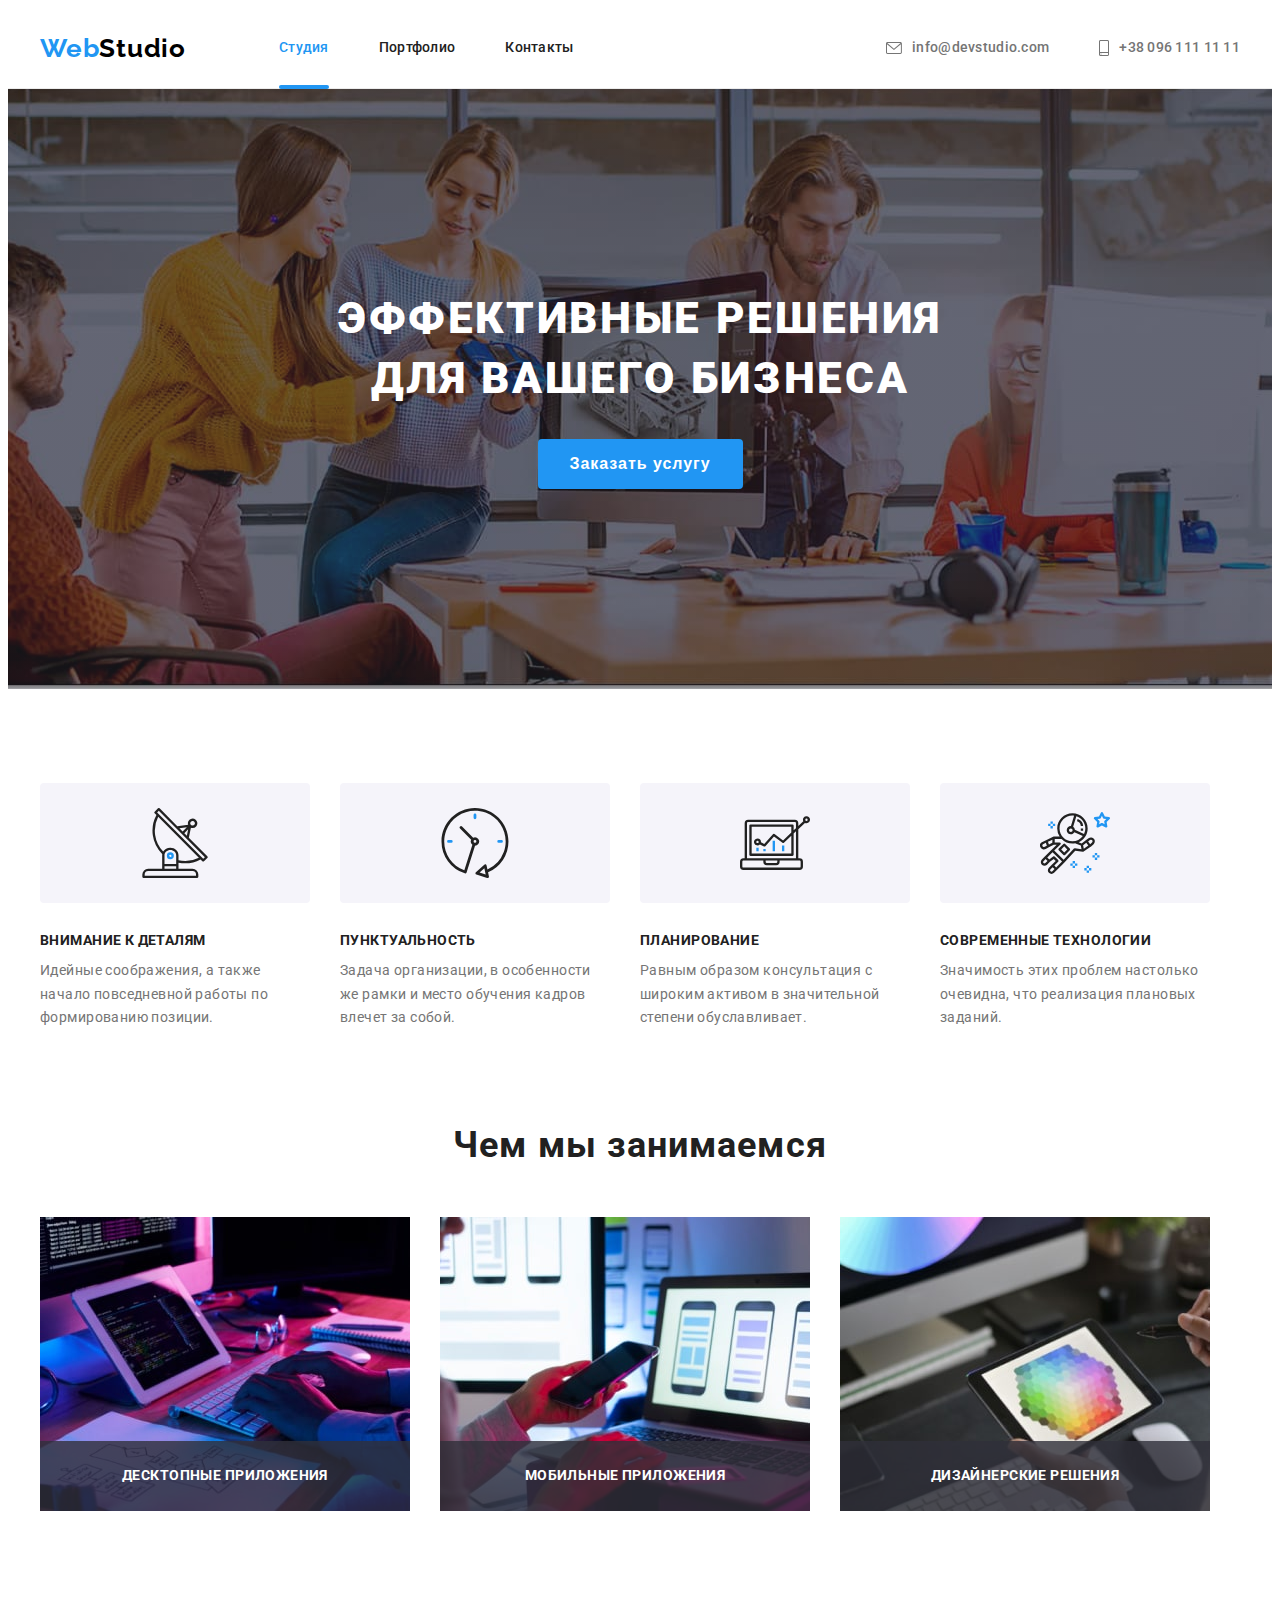
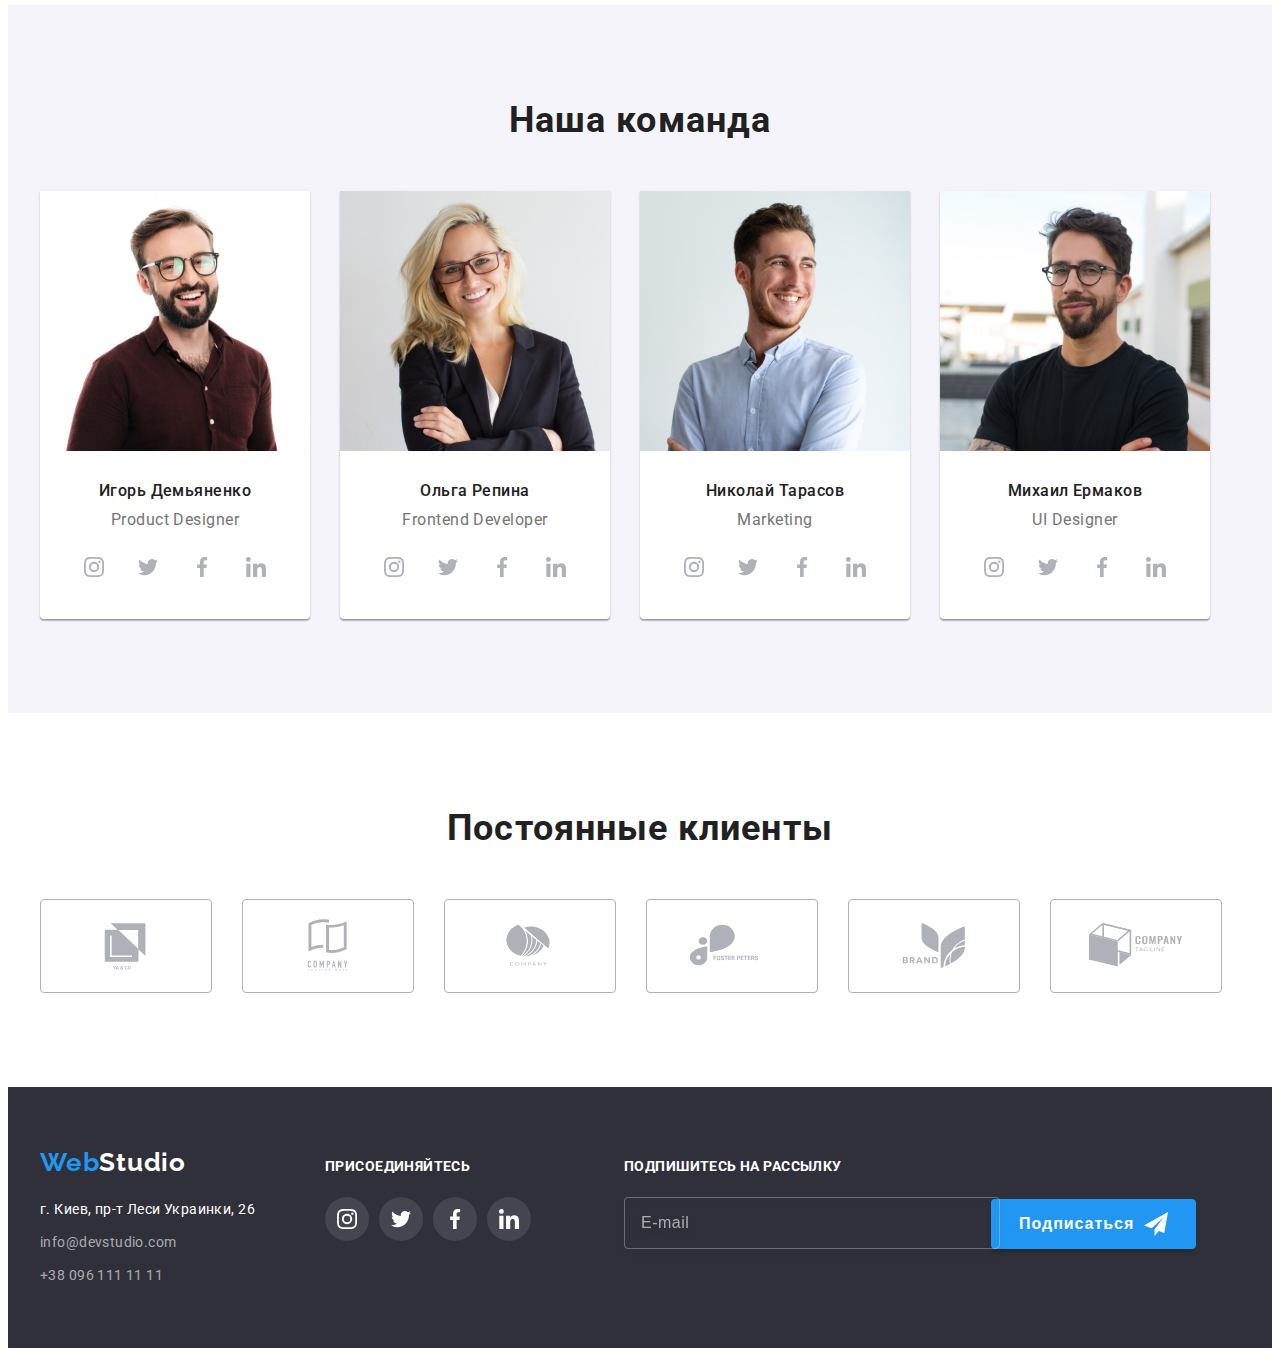
<file: index.html>
<!DOCTYPE html>
<html lang="ru">
  <head>
    <meta charset="UTF-8" />
    <meta http-equiv="X-UA-Compatible" content="IE=edge" />
    <meta name="viewport" content="width=device-width, initial-scale=1.0" />
    <link rel="preconnect" href="https://fonts.googleapis.com" />
    <link rel="preconnect" href="https://fonts.gstatic.com" crossorigin />
    <link
      href="https://fonts.googleapis.com/css2?family=Raleway:wght@700&family=Roboto:wght@400;500;700;900&display=swap"
      rel="stylesheet"
    />
    <title>WebStudio</title>
    <link
      rel="stylesheet"
      href="https://cdnjs.cloudflare.com/ajax/libs/modern-normalize/1.1.0/modern-normalize.min.css"
      integrity="sha512-wpPYUAdjBVSE4KJnH1VR1HeZfpl1ub8YT/NKx4PuQ5NmX2tKuGu6U/JRp5y+Y8XG2tV+wKQpNHVUX03MfMFn9Q=="
      crossorigin="anonymous"
      referrerpolicy="no-referrer"
    />
    <link rel="stylesheet" href="./css/styles.css" />
  </head>
  <body>
    <!-- header -->
    <header class="header">
      <div class="container">
        <a class="logo link" href="./index.html">
          <span class="logo-1">Web</span><span class="logo-2">Studio</span>
        </a>
        <nav class="header-nav">
          <ul class="header-links list">
            <li class="header-item link">
              <a href="./index.html" class="header-link link current">Студия</a>
            </li>
            <li class="header-item link">
              <a href="./portfolio.html" class="header-link link">Портфолио</a>
            </li>
            <li class="header-item"><a href="#contacts" class="header-link link">Контакты</a></li>
          </ul>
        </nav>
        <ul class="header-contacts list">
          <li class="header-contact-item">
            <a href="mailto:info@devstudio.com" class="header-contact link">
              <svg class="header-contact-icon" width="16" height="12">
                <use href="./images/icons.svg#env"></use>
              </svg>
              info@devstudio.com</a
            >
          </li>
          <li class="header-contact-item">
            <a href="tel:+380961111111" class="header-contact link">
              <svg class="header-contact-icon" width="10" height="16">
                <use href="./images/icons.svg#smart"></use>
              </svg>
              +38 096 111 11 11</a
            >
          </li>
        </ul>
      </div>
    </header>
    <!-- main -->
    <main>
      <!-- эффективные решения   -->
      <section class="hero">
        <div class="container">
          <h1 class="hero-item">
            Эффективные решения <br />
            для вашего бизнеса
          </h1>
          <button type="button" class="hero-btn" data-modal-open>Заказать услугу</button>
        </div>
      </section>
      <!-- преимущества -->
      <section class="benef section">
        <div class="container">
          <ul class="benef-list list">
            <li class="benef-list-item">
              <div class="benef-list-block">
                <svg class="benef-list-icon" width="70" height="70">
                  <use href="./images/icons.svg#ant"></use>
                </svg>
              </div>
              <h3 class="benef-title">Внимание к деталям</h3>
              <p class="benef-text">
                Идейные соображения, а также начало повседневной работы по формированию позиции.
              </p>
            </li>
            <li class="benef-list-item">
              <div class="benef-list-block">
                <svg class="benef-list-icon" width="70" height="70">
                  <use href="./images/icons.svg#clock"></use>
                </svg>
              </div>
              <h3 class="benef-title">Пунктуальность</h3>
              <p class="benef-text">
                Задача организации, в особенности же рамки и место обучения кадров влечет за собой.
              </p>
            </li>
            <li class="benef-list-item">
              <div class="benef-list-block">
                <svg class="benef-list-icon" width="70" height="70">
                  <use href="./images/icons.svg#diag"></use>
                </svg>
              </div>
              <h3 class="benef-title">Планирование</h3>
              <p class="benef-text">
                Равным образом консультация с широким активом в значительной степени обуславливает.
              </p>
            </li>
            <li class="benef-list-item">
              <div class="benef-list-block">
                <svg class="benef-list-icon" width="70" height="70">
                  <use href="./images/icons.svg#astro"></use>
                </svg>
              </div>
              <h3 class="benef-title">Современные технологии</h3>
              <p class="benef-text">
                Значимость этих проблем настолько очевидна, что реализация плановых заданий.
              </p>
            </li>
          </ul>
        </div>
      </section>
      <!-- чем мы занимаемся -->
      <section class="wwdo">
        <div class="container">
          <h2 class="wwdo-title">Чем мы занимаемся</h2>
          <ul class="wwdo-list list">
            <li class="wwdo-item">
              <img
                src="./images/box_1-min.jpg"
                alt="Десктопные приложения"
                width="370"
                height="294"
              />
              <div class="wwdo-item-block">
                <p class="wwdo-item-title">Десктопные приложения</p>
              </div>
            </li>
            <li class="wwdo-item">
              <img
                src="./images/box_2-min.jpg"
                alt="Мобильные приложения"
                width="370"
                height="294"
              />
              <div class="wwdo-item-block"><p class="wwdo-item-title">Мобильные приложения</p></div>
            </li>
            <li class="wwdo-item">
              <img
                src="./images/box_3-min.jpg"
                alt="Дизайнерские решения"
                width="370"
                height="294"
              />
              <div class="wwdo-item-block">
                <p class="wwdo-item-title">Дизайнерские решения</p>
              </div>
            </li>
          </ul>
        </div>
      </section>
      <!-- наша команда -->
      <section class="team section">
        <div class="container">
          <h2 class="team-title">Наша команда</h2>
          <ul class="team-list list">
            <li class="team-item">
              <img
                src="./images/img_pd-min.jpg"
                alt="Игорь Демьяненко"
                width="270"
                height="260"
                class="team-img"
              />
              <div class="team-item-descr">
                <h3 class="team-item-name">Игорь Демьяненко</h3>
                <p class="team-item-role">Product Designer</p>
                <ul class="team-soc-list list">
                  <li class="team-soc-item">
                    <a href="" class="team-soc-link">
                      <svg class="team-soc-icon" width="20" height="20">
                        <use href="./images/icons.svg#inst"></use>
                      </svg>
                    </a>
                  </li>
                  <li class="team-soc-item">
                    <a href="" class="team-soc-link">
                      <svg class="team-soc-icon" width="20" height="20">
                        <use href="./images/icons.svg#twit"></use>
                      </svg>
                    </a>
                  </li>
                  <li class="team-soc-item">
                    <a href="" class="team-soc-link">
                      <svg class="team-soc-icon" width="20" height="20">
                        <use href="./images/icons.svg#fb"></use>
                      </svg>
                    </a>
                  </li>
                  <li class="team-soc-item">
                    <a href="" class="team-soc-link">
                      <svg class="team-soc-icon" width="20" height="20">
                        <use href="./images/icons.svg#in"></use>
                      </svg>
                    </a>
                  </li>
                </ul>
              </div>
            </li>
            <li class="team-item">
              <img
                src="./images/img_fd-min.jpg"
                alt="Ольга Репина"
                width="270"
                height="260"
                class="team-img"
              />
              <div class="team-item-descr">
                <h3 class="team-item-name">Ольга Репина</h3>
                <p class="team-item-role">Frontend Developer</p>
                <ul class="team-soc-list list">
                  <li class="team-soc-item">
                    <a href="" class="team-soc-link">
                      <svg class="team-soc-icon" width="20" height="20">
                        <use href="./images/icons.svg#inst"></use>
                      </svg>
                    </a>
                  </li>
                  <li class="team-soc-item">
                    <a href="" class="team-soc-link">
                      <svg class="team-soc-icon" width="20" height="20">
                        <use href="./images/icons.svg#twit"></use>
                      </svg>
                    </a>
                  </li>
                  <li class="team-soc-item">
                    <a href="" class="team-soc-link">
                      <svg class="team-soc-icon" width="20" height="20">
                        <use href="./images/icons.svg#fb"></use>
                      </svg>
                    </a>
                  </li>
                  <li class="team-soc-item">
                    <a href="" class="team-soc-link">
                      <svg class="team-soc-icon" width="20" height="20">
                        <use href="./images/icons.svg#in"></use>
                      </svg>
                    </a>
                  </li>
                </ul>
              </div>
            </li>
            <li class="team-item">
              <img
                src="./images/img_m-min.jpg"
                alt="Николай Тарасов"
                width="270"
                height="260"
                class="team-img"
              />
              <div class="team-item-descr">
                <h3 class="team-item-name">Николай Тарасов</h3>
                <p class="team-item-role">Marketing</p>
                <ul class="team-soc-list list">
                  <li class="team-soc-item">
                    <a href="" class="team-soc-link">
                      <svg class="team-soc-icon" width="20" height="20">
                        <use href="./images/icons.svg#inst"></use>
                      </svg>
                    </a>
                  </li>
                  <li class="team-soc-item">
                    <a href="" class="team-soc-link">
                      <svg class="team-soc-icon" width="20" height="20">
                        <use href="./images/icons.svg#twit"></use>
                      </svg>
                    </a>
                  </li>
                  <li class="team-soc-item">
                    <a href="" class="team-soc-link">
                      <svg class="team-soc-icon" width="20" height="20">
                        <use href="./images/icons.svg#fb"></use>
                      </svg>
                    </a>
                  </li>
                  <li class="team-soc-item">
                    <a href="" class="team-soc-link">
                      <svg class="team-soc-icon" width="20" height="20">
                        <use href="./images/icons.svg#in"></use>
                      </svg>
                    </a>
                  </li>
                </ul>
              </div>
            </li>
            <li class="team-item">
              <img
                src="./images/img_ui-min.jpg"
                alt="Михаил Ермаков"
                width="270"
                height="260"
                class="team-img"
              />
              <div class="team-item-descr">
                <h3 class="team-item-name">Михаил Ермаков</h3>
                <p class="team-item-role">UI Designer</p>
                <ul class="team-soc-list list">
                  <li class="team-soc-item">
                    <a href="" class="team-soc-link">
                      <svg class="team-soc-icon" width="20" height="20">
                        <use href="./images/icons.svg#inst"></use>
                      </svg>
                    </a>
                  </li>
                  <li class="team-soc-item">
                    <a href="" class="team-soc-link">
                      <svg class="team-soc-icon" width="20" height="20">
                        <use href="./images/icons.svg#twit"></use>
                      </svg>
                    </a>
                  </li>
                  <li class="team-soc-item">
                    <a href="" class="team-soc-link">
                      <svg class="team-soc-icon" width="20" height="20">
                        <use href="./images/icons.svg#fb"></use>
                      </svg>
                    </a>
                  </li>
                  <li class="team-soc-item">
                    <a href="" class="team-soc-link">
                      <svg class="team-soc-icon" width="20" height="20">
                        <use href="./images/icons.svg#in"></use>
                      </svg>
                    </a>
                  </li>
                </ul>
              </div>
            </li>
          </ul>
        </div>
      </section>
      <!-- постоянные клиенты -->
      <section class="clients section">
        <div class="container">
          <h2 class="clients-title">Постоянные клиенты</h2>
          <ul class="clients-list list list">
            <li class="clients-list-item">
              <a href="" class="clients-list-link">
                <svg class="client-logo" width="106" height="60">
                  <use href="./images/icons.svg#cli1"></use>
                </svg>
              </a>
            </li>
            <li class="clients-list-item">
              <a href="" class="clients-list-link">
                <svg class="client-logo" width="106" height="60">
                  <use href="./images/icons.svg#cli2"></use>
                </svg>
              </a>
            </li>
            <li class="clients-list-item">
              <a href="" class="clients-list-link">
                <svg class="client-logo" width="106" height="60">
                  <use href="./images/icons.svg#cli3"></use>
                </svg>
              </a>
            </li>
            <li class="clients-list-item">
              <a href="" class="clients-list-link">
                <svg class="client-logo" width="106" height="60">
                  <use href="./images/icons.svg#cli4"></use>
                </svg>
              </a>
            </li>
            <li class="clients-list-item">
              <a href="" class="clients-list-link">
                <svg class="client-logo" width="106" height="60">
                  <use href="./images/icons.svg#cli5"></use>
                </svg>
              </a>
            </li>
            <li class="clients-list-item">
              <a href="" class="clients-list-link">
                <svg class="client-logo" width="106" height="60">
                  <use href="./images/icons.svg#cli6"></use>
                </svg>
              </a>
            </li>
          </ul>
        </div>
      </section>
    </main>
    <!-- footer -->
    <footer class="footer">
      <div class="container">
        <div class="footer-logo-address">
          <a class="logo-footer link" href="./index.html">
            <span class="logo-1">Web</span><span class="logo-3">Studio</span>
          </a>
          <address id="contacts" class="footer-adress">
            <ul class="footer-adress-list list">
              <li class="footer-adress-list-item">
                <a
                  href="https://goo.gl/maps/Gxr4BBQGJUcRwYsS8"
                  target="_blank"
                  rel="noopener noreferrer"
                  class="footer-map link"
                  >г. Киев, пр-т Леси Украинки, 26
                </a>
              </li>
              <li class="footer-adress-list-item">
                <a href="mailto:info@devstudio.com" class="footer-mail link">info@devstudio.com</a>
              </li>
              <li class="footer-adress-list-item">
                <a href="tel:+380961111111" class="footer-tel link">+38 096 111 11 11</a>
              </li>
            </ul>
          </address>
        </div>
        <div class="footer-soc">
          <h3 class="footer-soc-title">присоединяйтесь</h3>
          <ul class="footer-soc-list list">
            <li class="footer-soc-item">
              <a href="" class="footer-soc-link">
                <svg class="footer-soc-icon" width="20" height="20">
                  <use href="./images/icons.svg#inst"></use>
                </svg>
              </a>
            </li>
            <li class="footer-soc-item">
              <a href="" class="footer-soc-link">
                <svg class="footer-soc-icon" width="20" height="20">
                  <use href="./images/icons.svg#twit"></use>
                </svg>
              </a>
            </li>
            <li class="footer-soc-item">
              <a href="" class="footer-soc-link">
                <svg class="footer-soc-icon" width="20" height="20">
                  <use href="./images/icons.svg#fb"></use>
                </svg>
              </a>
            </li>
            <li class="footer-soc-item">
              <a href="" class="footer-soc-link">
                <svg class="footer-soc-icon" width="20" height="20">
                  <use href="./images/icons.svg#in"></use>
                </svg>
              </a>
            </li>
          </ul>
        </div>
        <form class="footer-sign">
          <label class="footer-sign-label" for="user-email-footer"
            >Подпишитесь на рассылку
            <input
              class="footer-sign-input"
              type="email"
              name="user-email"
              placeholder="E-mail"
              id="user-email-footer"
          /></label>
          <button type="submit" class="footer-sign-button">Подписаться</button>
        </form>
      </div>
    </footer>
    <div class="backdrop is-hidden" data-modal>
      <div class="modal">
        <button type="button" class="modal-close" data-modal-close>
          <svg class="modal-close-img" width="11" height="11">
              <use href="./images/icons.svg#close"></use>
        </button>
        <p class="modal-title">Оставьте свои данные, мы вам перезвоним</p>
        <form class="modal-form">
          <div class="form-field">
            <label class="input-label" for="user-name">Имя</label>
            <div class="input-wrap">
              <input
                type="text"
                placeholder=""
                name="user-name"
                class="modal-input"
                required
                minlength="2"
                id="user-name"
              />
              <svg class="input-icon">
                <use href="./images/icons.svg#person" width="18" height="18"></use>
              </svg>
            </div>
          </div>
          <div class="form-field">
            <label class="input-label" for="user-tel">Телефон</label>
            <div class="input-wrap">
              <input
                type="tel"
                placeholder=""
                name="user-tel"
                class="modal-input"
                required
                id="user-tel"
              />
              <svg class="input-icon">
                <use href="./images/icons.svg#phone" width="18" height="18"></use>
              </svg>
            </div>
          </div>
          <div class="form-field">
            <label class="input-label" for="user-email">Почта</label>
            <div class="input-wrap">
              <input
                type="email"
                placeholder=""
                name="user-email"
                class="modal-input"
                id="user-email"
              />
              <svg class="input-icon">
                <use href="./images/icons.svg#email" width="18" height="18"></use>
              </svg>
            </div>
          </div>
          <div class="form-field">
            <label class="input-label" for="user-text">Комментарий</label>
            <textarea
              name="user-text"
              id="user-text"
              class="modal-text"
              placeholder="Введите текст"
            ></textarea>
            <input
              type="checkbox"
              id="modal-check"
              name="privacy-check"
              value=""
              class="modal-check visually-hidden"
            />
            <label for="modal-check" class="modal-check-text"
              >Соглашаюсь с рассылкой и принимаю
              <a class="modal-check-link" href="">Условия договора</a>
            </label>
          </div>
          <button type="submit" class="form-submit-button">Отправить</button>
        </form>
      </div>
    </div>
    <script src="./js/modal.js"></script>
  </body>
</html>
</file>
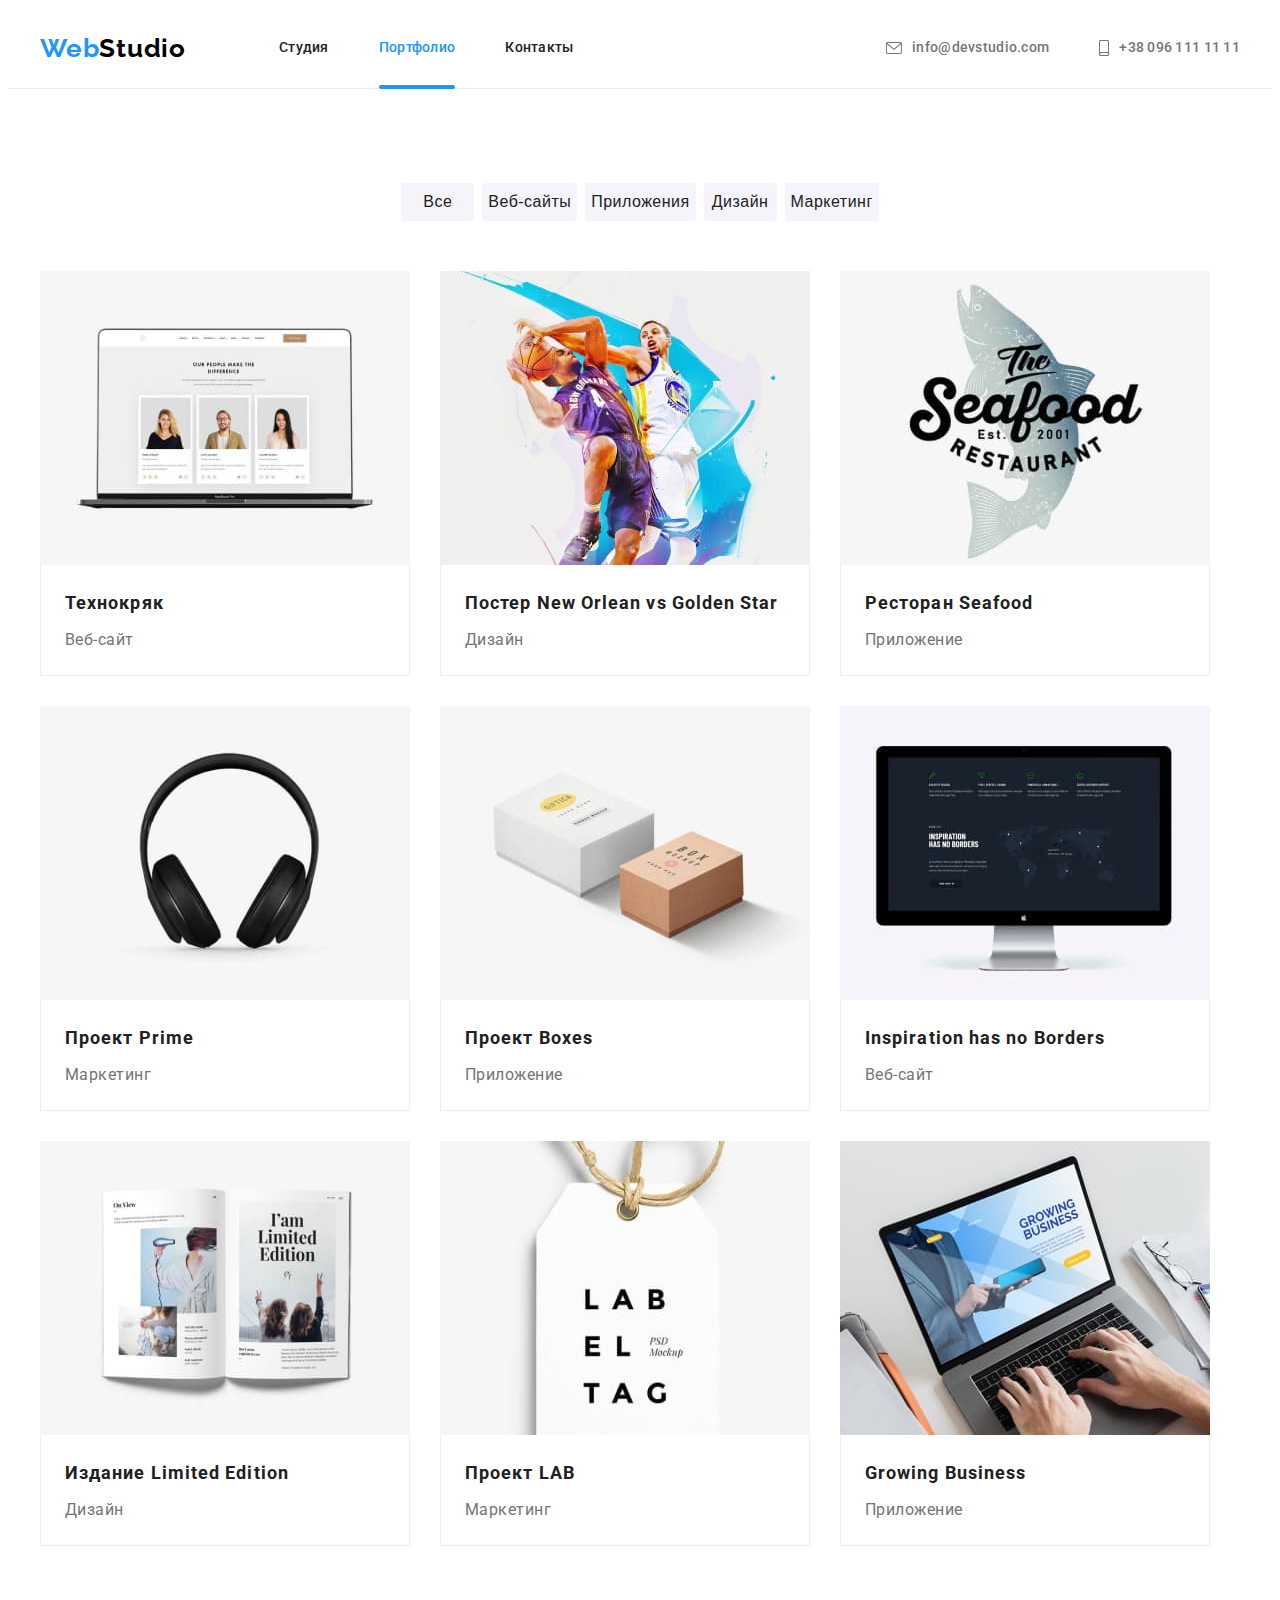
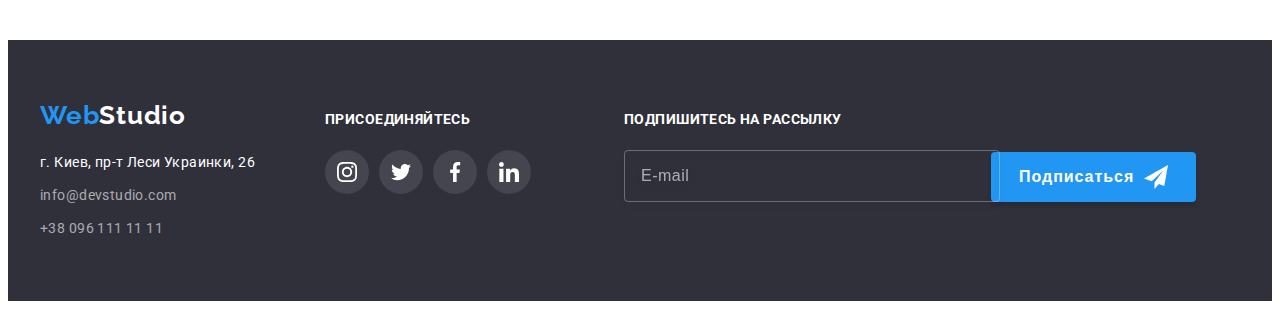
<file: portfolio.html>
<!DOCTYPE html>
<html lang="ru">
  <head>
    <meta charset="UTF-8" />
    <meta http-equiv="X-UA-Compatible" content="IE=edge" />
    <meta name="viewport" content="width=device-width, initial-scale=1.0" />
    <link rel="preconnect" href="https://fonts.googleapis.com" />
    <link rel="preconnect" href="https://fonts.gstatic.com" crossorigin />
    <link
      href="https://fonts.googleapis.com/css2?family=Raleway:wght@700&family=Roboto:wght@400;500;700;900&display=swap"
      rel="stylesheet"
    />
    <title>WebStudio</title>
    <link
      rel="stylesheet"
      href="https://cdnjs.cloudflare.com/ajax/libs/modern-normalize/1.1.0/modern-normalize.min.css"
      integrity="sha512-wpPYUAdjBVSE4KJnH1VR1HeZfpl1ub8YT/NKx4PuQ5NmX2tKuGu6U/JRp5y+Y8XG2tV+wKQpNHVUX03MfMFn9Q=="
      crossorigin="anonymous"
      referrerpolicy="no-referrer"
    />
    <link rel="stylesheet" href="./css/styles.css" />
  </head>
  <body>
    <!-- header -->
    <header class="header">
      <div class="container">
        <a class="logo link" href="./index.html">
          <span class="logo-1">Web</span><span class="logo-2">Studio</span>
        </a>
        <nav class="header-nav">
          <ul class="header-links list">
            <li class="header-item link">
              <a href="./index.html" class="header-link link">Студия</a>
            </li>
            <li class="header-item link">
              <a href="./portfolio.html" class="header-link link current">Портфолио</a>
            </li>
            <li class="header-item"><a href="#contacts" class="header-link link">Контакты</a></li>
          </ul>
        </nav>
        <ul class="header-contacts list">
          <li class="header-contact-item">
            <a href="mailto:info@devstudio.com" class="header-contact link">
              <svg class="header-contact-icon" width="16" height="12">
                <use href="./images/icons.svg#env"></use>
              </svg>
              info@devstudio.com</a
            >
          </li>
          <li class="header-contact-item">
            <a href="tel:+380961111111" class="header-contact link">
              <svg class="header-contact-icon" width="10" height="16">
                <use href="./images/icons.svg#smart"></use>
              </svg>
              +38 096 111 11 11</a
            >
          </li>
        </ul>
      </div>
    </header>
    <!-- main -->
    <main>
      <!-- portfolio-navigation -->
      <section class="port-nav section">
        <div class="container">
          <ul class="port-nav-list list">
            <li class="port-nav-item">
              <button type="button" class="port-nav-btn">Все</button>
            </li>
            <li class="port-nav-item">
              <button type="button" class="port-nav-btn">Веб-сайты</button>
            </li>
            <li class="port-nav-item">
              <button type="button" class="port-nav-btn">Приложения</button>
            </li>
            <li class="port-nav-item">
              <button type="button" class="port-nav-btn">Дизайн</button>
            </li>
            <li class="port-nav-item">
              <button type="button" class="port-nav-btn">Маркетинг</button>
            </li>
          </ul>
          <!-- portfolio-examples -->
          <ul class="port-exmpl-list list">
            <li class="port-exmpl-item">
              <a href="" class="port-exmpl-link link">
                <div class="port-exmpl-img">
                  <img src="./images/th_kryak.jpg" alt="Технокряк" width="370" height="294" />
                  <div class="port-exmpl-img-info">
                    <p class="port-exmpl-info-text">
                      Ресурс предлагает комплексные предложения с разным уровнем функционала и
                      сервисов. Все это позволит посетителю получить исчерпывающие сведения о
                      компании или частном лице.
                    </p>
                  </div>
                </div>
                <div class="port-exmpl-cont">
                  <h3 class="port-exmpl-title">Технокряк</h3>
                  <p class="port-exmpl-text">Веб-сайт</p>
                </div>
              </a>
            </li>
            <li class="port-exmpl-item">
              <a href="" class="port-exmpl-link link">
                <div class="port-exmpl-img">
                  <img src="./images/nw_orl.jpg" alt="New Orlean" width="370" height="294" />
                  <div class="port-exmpl-img-info">
                    <p class="port-exmpl-info-text">
                      Ресурс предлагает комплексные предложения с разным уровнем функционала и
                      сервисов. Все это позволит посетителю получить исчерпывающие сведения о
                      компании или частном лице.
                    </p>
                  </div>
                </div>
                <div class="port-exmpl-cont">
                  <h3 class="port-exmpl-title">Постер New Orlean vs Golden Star</h3>
                  <p class="port-exmpl-text">Дизайн</p>
                </div>
              </a>
            </li>
            <li class="port-exmpl-item">
              <a href="" class="port-exmpl-link link">
                <div class="port-exmpl-img">
                  <img src="./images/seaf.jpg" alt="Seafood" width="370" height="294" />
                  <div class="port-exmpl-img-info">
                    <p class="port-exmpl-info-text">
                      Ресурс предлагает комплексные предложения с разным уровнем функционала и
                      сервисов. Все это позволит посетителю получить исчерпывающие сведения о
                      компании или частном лице.
                    </p>
                  </div>
                </div>
                <div class="port-exmpl-cont">
                  <h3 class="port-exmpl-title">Ресторан Seafood</h3>
                  <p class="port-exmpl-text">Приложение</p>
                </div>
              </a>
            </li>
            <li class="port-exmpl-item">
              <a href="" class="port-exmpl-link link">
                <div class="port-exmpl-img">
                  <img src="./images/prime.jpg" alt="Prime" width="370" height="294" />
                  <div class="port-exmpl-img-info">
                    <p class="port-exmpl-info-text">
                      Ресурс предлагает комплексные предложения с разным уровнем функционала и
                      сервисов. Все это позволит посетителю получить исчерпывающие сведения о
                      компании или частном лице.
                    </p>
                  </div>
                </div>
                <div class="port-exmpl-cont">
                  <h3 class="port-exmpl-title">Проект Prime</h3>
                  <p class="port-exmpl-text">Маркетинг</p>
                </div>
              </a>
            </li>
            <li class="port-exmpl-item">
              <a href="" class="port-exmpl-link link">
                <div class="port-exmpl-img">
                  <img src="./images/boxes.jpg" alt="Boxes" width="370" height="294" />
                  <div class="port-exmpl-img-info">
                    <p class="port-exmpl-info-text">
                      Ресурс предлагает комплексные предложения с разным уровнем функционала и
                      сервисов. Все это позволит посетителю получить исчерпывающие сведения о
                      компании или частном лице.
                    </p>
                  </div>
                </div>
                <div class="port-exmpl-cont">
                  <h3 class="port-exmpl-title">Проект Boxes</h3>
                  <p class="port-exmpl-text">Приложение</p>
                </div>
              </a>
            </li>
            <li class="port-exmpl-item">
              <a href="" class="port-exmpl-link link">
                <div class="port-exmpl-img">
                  <img src="./images/inspir.jpg" alt="Inspiration" width="370" height="294" />
                  <div class="port-exmpl-img-info">
                    <p class="port-exmpl-info-text">
                      Ресурс предлагает комплексные предложения с разным уровнем функционала и
                      сервисов. Все это позволит посетителю получить исчерпывающие сведения о
                      компании или частном лице.
                    </p>
                  </div>
                </div>
                <div class="port-exmpl-cont">
                  <h3 class="port-exmpl-title">Inspiration has no Borders</h3>
                  <p class="port-exmpl-text">Веб-сайт</p>
                </div>
              </a>
            </li>
            <li class="port-exmpl-item">
              <a href="" class="port-exmpl-link link">
                <div class="port-exmpl-img">
                  <img src="./images/limit.jpg" alt="Limited" width="370" height="294" />
                  <div class="port-exmpl-img-info">
                    <p class="port-exmpl-info-text">
                      Ресурс предлагает комплексные предложения с разным уровнем функционала и
                      сервисов. Все это позволит посетителю получить исчерпывающие сведения о
                      компании или частном лице.
                    </p>
                  </div>
                </div>
                <div class="port-exmpl-cont">
                  <h3 class="port-exmpl-title">Издание Limited Edition</h3>
                  <p class="port-exmpl-text">Дизайн</p>
                </div>
              </a>
            </li>
            <li class="port-exmpl-item">
              <a href="" class="port-exmpl-link link">
                <div class="port-exmpl-img">
                  <img src="./images/lab.jpg" alt="LAB" width="370" height="294" />
                  <div class="port-exmpl-img-info">
                    <p class="port-exmpl-info-text">
                      Ресурс предлагает комплексные предложения с разным уровнем функционала и
                      сервисов. Все это позволит посетителю получить исчерпывающие сведения о
                      компании или частном лице.
                    </p>
                  </div>
                </div>
                <div class="port-exmpl-cont">
                  <h3 class="port-exmpl-title">Проект LAB</h3>
                  <p class="port-exmpl-text">Маркетинг</p>
                </div>
              </a>
            </li>
            <li class="port-exmpl-item">
              <a href="" class="port-exmpl-link link">
                <div class="port-exmpl-img">
                  <img src="./images/grow.jpg" alt="Growing" width="370" height="294" />
                  <div class="port-exmpl-img-info">
                    <p class="port-exmpl-info-text">
                      Ресурс предлагает комплексные предложения с разным уровнем функционала и
                      сервисов. Все это позволит посетителю получить исчерпывающие сведения о
                      компании или частном лице.
                    </p>
                  </div>
                </div>
                <div class="port-exmpl-cont">
                  <h3 class="port-exmpl-title">Growing Business</h3>
                  <p class="port-exmpl-text">Приложение</p>
                </div>
              </a>
            </li>
          </ul>
        </div>
      </section>
    </main>
    <!-- footer -->
    <footer class="footer">
      <div class="container">
        <div class="footer-logo-address">
          <a class="logo-footer link" href="./index.html">
            <span class="logo-1">Web</span><span class="logo-3">Studio</span>
          </a>
          <address id="contacts" class="footer-adress">
            <ul class="footer-adress-list list">
              <li class="footer-adress-list-item">
                <a
                  href="https://goo.gl/maps/Gxr4BBQGJUcRwYsS8"
                  target="_blank"
                  rel="noopener noreferrer"
                  class="footer-map link"
                  >г. Киев, пр-т Леси Украинки, 26
                </a>
              </li>
              <li class="footer-adress-list-item">
                <a href="mailto:info@devstudio.com" class="footer-mail link">info@devstudio.com</a>
              </li>
              <li class="footer-adress-list-item">
                <a href="tel:+380961111111" class="footer-tel link">+38 096 111 11 11</a>
              </li>
            </ul>
          </address>
        </div>
        <div class="footer-soc">
          <h3 class="footer-soc-title">присоединяйтесь</h3>
          <ul class="footer-soc-list list">
            <li class="footer-soc-item">
              <a href="" class="footer-soc-link">
                <svg class="footer-soc-icon" width="20" height="20">
                  <use href="./images/icons.svg#inst"></use>
                </svg>
              </a>
            </li>
            <li class="footer-soc-item">
              <a href="" class="footer-soc-link">
                <svg class="footer-soc-icon" width="20" height="20">
                  <use href="./images/icons.svg#twit"></use>
                </svg>
              </a>
            </li>
            <li class="footer-soc-item">
              <a href="" class="footer-soc-link">
                <svg class="footer-soc-icon" width="20" height="20">
                  <use href="./images/icons.svg#fb"></use>
                </svg>
              </a>
            </li>
            <li class="footer-soc-item">
              <a href="" class="footer-soc-link">
                <svg class="footer-soc-icon" width="20" height="20">
                  <use href="./images/icons.svg#in"></use>
                </svg>
              </a>
            </li>
          </ul>
        </div>
        <form action="" class="footer-sign">
          <label class="footer-sign-label" for="user-email-footer"
            >Подпишитесь на рассылку
            <input
              class="footer-sign-input"
              type="email"
              name="user-email"
              placeholder="E-mail"
              id="user-email-footer"
          /></label>
          <button type="submit" class="footer-sign-button">Подписаться</button>
        </form>
      </div>
    </footer>
  </body>
</html>
</file>
<file: css/styles.css>
:root {
  --footer-hero-color: #2f303a;
  --team-color: #f5f4fa;
  --font-hero-color: #ffffff;
  --font-title-color: #212121;
  --font-text-color: #757575;
  --accent-color: #2196f3;
}

p,
h1,
h2,
h3,
h4,
h5,
h6 {
  margin: 0;
}

ul,
ol {
  margin: 0;
  padding-left: 0;
}

img {
  display: block;
}

body {
  font-family: 'Roboto', sans-serif;
  background-color: #ffffff;
}

.list {
  list-style: none;
}

.link {
  text-decoration: none;
}

.section {
  padding: 94px 0px;
}

.container {
  width: 1200px;
  padding-left: 15px;
  padding-right: 15px;
  margin: 0 auto;
}

.visually-hidden {
  position: absolute;
  white-space: nowrap;
  width: 1px;
  height: 1px;
  overflow: hidden;
  border: 0;
  padding: 0;
  clip: rect(0 0 0 0);
  clip-path: inset(50%);
  margin: -1px;
}

/* header */

.header {
  border-bottom: 1px solid #ececec;
}

.logo,
.logo-footer {
  font-family: 'Raleway';
  font-style: normal;
  font-weight: 700;
  font-size: 26px;
  line-height: 1.19;
  letter-spacing: 0.03em;
  text-decoration: none;
}

.logo {
  margin-right: 93px;
}

.logo-1 {
  color: #2196f3;
}

.logo-2 {
  color: #000000;
}

.header .container {
  display: flex;
  align-items: center;
}

.header-links {
  display: flex;
}

.header-link {
  display: flex;
  font-weight: 500;
  font-size: 14px;
  line-height: 1.14;
  letter-spacing: 0.02em;
  color: var(--font-title-color);
  padding: 32px 0;
  transition: color 250ms cubic-bezier(0.4, 0, 0.2, 1);
}

.header-item:not(:last-child) {
  margin-right: 50px;
}

.header-contacts {
  display: flex;
  align-items: center;
  margin-left: auto;
}

.header-contact {
  font-weight: 500;
  font-size: 14px;
  line-height: 1.14;
  letter-spacing: 0.02em;
  color: var(--font-text-color);
  padding: 32px 0;
  display: flex;
  align-items: center;
  transition: color 250ms cubic-bezier(0.4, 0, 0.2, 1);
}

.header-contact-item:not(:first-child) {
  margin-left: 50px;
}

.header-contact:hover,
.header-link:hover,
.footer-map:hover,
.footer-mail:hover,
.footer-tel:hover,
.header-link:focus,
.header-contact:focus,
.footer-map:focus,
.footer-mail:focus,
.footer-tel:focus {
  color: var(--accent-color);
  /* transition-property: color;
  transition-duration: 250ms;
  transition-timing-function: cubic-bezier(0.4, 0, 0.2, 1);
  transition: color 250ms cubic-bezier(0.4, 0, 0.2, 1); */
}

.current {
  color: #2196f3;
  position: relative;
}

.current::after {
  position: absolute;
  bottom: -1%;
  left: 0;
  content: '';
  display: block;
  width: 100%;
  height: 4px;
  border-radius: 2px;
  background-color: #2196f3;
}

.header-contact-icon {
  margin-right: 10px;
  justify-content: center;
  align-items: center;
  fill: currentColor;
}

/* эффективные решения */

.hero {
  padding-top: 200px;
  padding-bottom: 200px;
  background-color: var(--footer-hero-color);
  background-image: linear-gradient(rgba(47, 48, 58, 0.4), rgba(47, 48, 58, 0.4)),
    url(../images/hero.jpg);
  background-repeat: no-repeat;
  background-position: center;
  max-width: 1600px;
  margin: 0 auto;
}

.hero-item {
  font-weight: 900;
  font-size: 44px;
  line-height: 1.36;
  text-align: center;
  letter-spacing: 0.06em;
  text-transform: uppercase;
  color: var(--font-hero-color);
  margin-bottom: 30px;
}

.hero-btn {
  font-weight: 700;
  font-size: 16px;
  line-height: 1.88;
  display: flex;
  align-items: center;
  text-align: center;
  letter-spacing: 0.06em;
  color: #ffffff;
  cursor: pointer;
  padding: 10px 32px;
  height: 50px;
  min-width: 200px;
  border-radius: 4px;
  margin: 0 auto;
  background-color: #2196f3;
  border: 0;
  transition-property: background-color;
  transition-duration: 250ms;
  transition-timing-function: cubic-bezier(0.4, 0, 0.2, 1);
}

.hero-btn:hover,
.hero-btn:focus {
  background-color: #188ce8;
}

/* преимущества */

.benef-list {
  display: flex;
}

.benef-list-item {
  width: 270px;
  margin-right: 30px;
}

.benef-list-item:not(:last-child) {
  margin-right: 30px;
}

.benef-title {
  font-weight: 700;
  font-size: 14px;
  line-height: 1.14;
  letter-spacing: 0.03em;
  text-transform: uppercase;
  color: var(--font-title-color);
  margin-bottom: 10px;
}
.benef-text {
  font-size: 14px;
  line-height: 1.71;
  letter-spacing: 0.03em;
  color: var(--font-text-color);
}

.benef-list-block {
  display: flex;
  margin-bottom: 30px;
  width: 270px;
  height: 120px;
  background-color: #f5f4fa;
  border-radius: 4px;
  justify-content: center;
  align-items: center;
}

/* чем мы занимаемся */

.wwdo {
  padding-bottom: 94px;
}

.wwdo-title {
  font-weight: 700;
  font-size: 36px;
  line-height: 1.17;
  text-align: center;
  letter-spacing: 0.03em;
  color: var(--font-title-color);
  margin-bottom: 50px;
}

.wwdo-list {
  display: flex;
}

.wwdo-item:not(:last-child) {
  margin-right: 30px;
}

.wwdo-item {
  position: relative;
}

.wwdo-item-block {
  position: absolute;
  bottom: 0;
  left: 0;
  content: '';
  display: flex;
  width: 370px;
  height: 70px;
  background: rgba(47, 48, 58, 0.8);
}

.wwdo-item-title {
  font-weight: 700;
  font-size: 14px;
  line-height: 1.14;
  text-align: center;
  letter-spacing: 0.03em;
  text-transform: uppercase;
  color: #ffffff;
  margin: auto;
}

/* наша команда */

.team {
  background-color: var(--team-color);
}

.team-title {
  font-weight: 700;
  font-size: 36px;
  line-height: 1.17;
  text-align: center;
  letter-spacing: 0.03em;
  color: var(--font-title-color);
  margin-bottom: 50px;
}

.container .team-list {
  display: flex;
}

.team-item {
  background-color: #ffffff;
  width: 270px;
  border-radius: 0px 0px 4px 4px;
  box-shadow: 0px 1px 3px rgba(0, 0, 0, 0.12), 0px 1px 1px rgba(0, 0, 0, 0.14),
    0px 2px 1px rgba(0, 0, 0, 0.2);
}

.team-item:not(:last-child) {
  margin-right: 30px;
}

.team-item-descr {
  padding: 30px 0px;
}

.team-item-name {
  font-weight: 500;
  font-size: 16px;
  line-height: 1.19;
  text-align: center;
  letter-spacing: 0.03em;
  color: var(--font-title-color);
  margin-bottom: 10px;
}

.team-item-role {
  font-size: 16px;
  line-height: 1.19;
  text-align: center;
  letter-spacing: 0.03em;
  color: var(--font-text-color);
  margin-bottom: 16px;
}

.team-soc-list {
  display: flex;
  justify-content: center;
}

.team-soc-item + .team-soc-item {
  margin-left: 10px;
}

.team-soc-link {
  width: 44px;
  height: 44px;
  border-radius: 50%;
  background-color: #ffffff;
  display: flex;
  align-items: center;
  justify-content: center;
  transition-property: background-color;
  transition-duration: 250ms;
  transition-timing-function: cubic-bezier(0.4, 0, 0.2, 1);
}

.team-soc-link:hover,
.team-soc-link:focus {
  background-color: #2196f3;
}

.team-soc-icon {
  fill: #afb1b8;
  transition-property: fill;
  transition-duration: 250ms;
  transition-timing-function: cubic-bezier(0.4, 0, 0.2, 1);
}

.team-soc-link:hover .team-soc-icon {
  fill: #ffffff;
}

.team-soc-link:focus .team-soc-icon {
  fill: #ffffff;
}

/* постоянные клиенты */

.clients-title {
  font-weight: 700;
  font-size: 36px;
  line-height: 1.17;
  text-align: center;
  letter-spacing: 0.03em;
  color: var(--font-title-color);
  margin-bottom: 50px;
}

.container .clients-list {
  display: flex;
}

.clients-list-link {
  fill: #afb1b8;
  display: flex;
  width: 170px;
  height: 92px;
  border: 1px solid #afb1b8;
  border-radius: 4px;
  display: flex;
  justify-content: center;
  align-items: center;
  transition-property: fill, border;
  transition-duration: 250ms;
  transition-timing-function: cubic-bezier(0.4, 0, 0.2, 1);
}

.clients-list-link:hover,
.clients-list-link:focus {
  fill: #2196f3;
  border: 1px solid #2196f3;
}

.clients-list-item:not(:last-child) {
  margin-right: 30px;
}

/* footer */

.footer {
  background-color: var(--footer-hero-color);
  padding-top: 60px;
  padding-bottom: 60px;
}

.footer .container {
  display: flex;
  align-items: baseline;
}

.logo-footer {
  display: flex;
  margin-bottom: 20px;
  align-self: flex-start;
}

.logo-3 {
  color: var(--font-hero-color);
}

.footer-map {
  font-style: normal;
  font-size: 14px;
  line-height: 1.71;
  letter-spacing: 0.03em;
  color: var(--font-hero-color);
  transition: color 250ms cubic-bezier(0.4, 0, 0.2, 1);
}

.footer-mail {
  font-style: normal;
  font-size: 14px;
  line-height: 1.71;
  letter-spacing: 0.03em;
  color: rgba(255, 255, 255, 0.6);
  transition: color 250ms cubic-bezier(0.4, 0, 0.2, 1);
}

.footer-tel {
  font-style: normal;
  font-size: 14px;
  line-height: 1.71;
  letter-spacing: 0.03em;
  color: rgba(255, 255, 255, 0.6);
  transition: color 250ms cubic-bezier(0.4, 0, 0.2, 1);
}

.footer-adress-list-item:not(:last-child) {
  margin-bottom: 9px;
}

.footer-soc {
  margin-left: 70px;
  margin-right: 93px;
}

.footer-soc-title {
  font-weight: 700;
  font-size: 14px;
  line-height: 1.41;
  letter-spacing: 0.03em;
  text-transform: uppercase;
  color: #ffffff;
  margin-bottom: 20px;
}

.footer-soc-list {
  display: flex;
  justify-content: flex-start;
}

.footer-soc-link {
  width: 44px;
  height: 44px;
  border-radius: 50%;
  background: rgba(255, 255, 255, 0.1);
  display: flex;
  align-items: center;
  justify-content: center;
  transition-property: background-color;
  transition-duration: 250ms;
  transition-timing-function: cubic-bezier(0.4, 0, 0.2, 1);
}

.footer-soc-link:hover,
.footer-soc-link:focus {
  background-color: #2196f3;
}

.footer-soc-item + .footer-soc-item {
  margin-left: 10px;
}

.footer-soc-icon {
  fill: #ffffff;
}

.footer-sign {
  display: flex;
  flex-direction: row;
  justify-content: flex-start;
}

.footer-sign-label {
  width: 355px;
  margin-right: 12px;
  font-weight: 700;
  font-size: 14px;
  line-height: 1.41;
  letter-spacing: 0.03em;
  text-transform: uppercase;
  color: #ffffff;
}

.footer-sign-input {
  font-weight: 400;
  font-size: 16px;
  line-height: 1.25;
  letter-spacing: 0.03em;
  color: rgba(255, 255, 255, 0.6);
  margin-top: 20px;
  width: 358px;
  height: 50px;
  border: 1px solid rgba(255, 255, 255, 0.3);
  filter: drop-shadow(0px 4px 4px rgba(0, 0, 0, 0.15));
  border-radius: 4px;
  padding: 0;
  background-color: inherit;
  padding-left: 16px;
}

.footer-sign-input::placeholder {
  font-weight: 400;
  font-size: 16px;
  line-height: 1.25;
  letter-spacing: 0.03em;
  color: rgba(255, 255, 255, 0.6);
  padding: 15px 269px 15px 0;
}

.footer-sign-button {
  font-weight: 700;
  font-size: 16px;
  line-height: 1.88;
  display: flex;
  align-items: center;
  justify-content: center;
  align-self: flex-end;
  letter-spacing: 0.06em;
  color: #ffffff;
  cursor: pointer;
  height: 50px;
  min-width: 200px;
  background: #2196f3;
  box-shadow: 0px 4px 4px rgba(0, 0, 0, 0.15);
  border-radius: 4px;
  border: 0;
  padding: 10px 28px;
}

.footer-sign-button::after {
  content: '';
  width: 24px;
  height: 24px;
  margin-left: 10px;
  background-image: url('../images/send.svg');
  color: #212121;
  background-size: contain;
}

/* portfolio */

.port-nav-list {
  display: flex;
  justify-content: center;
  margin-bottom: 50px;
}

.port-nav-item:not(:last-child) {
  margin-right: 8px;
}

.port-nav-btn {
  font-weight: 500;
  font-size: 16px;
  line-height: 1.62;
  text-align: center;
  letter-spacing: 0.03em;
  cursor: pointer;
  height: 38px;
  min-width: 73px;
  border: 0;
  border-radius: 4px;
  color: #212121;
  background-color: #f5f4fa;
  transition-property: color, background-color, box-shadow;
  transition-duration: 250ms;
  transition-timing-function: cubic-bezier(0.4, 0, 0.2, 1);
}

.port-nav-btn:hover,
.port-nav-btn:focus {
  color: #ffffff;
  background-color: #2196f3;
  box-shadow: 0px 3px 1px rgba(0, 0, 0, 0.1), 0px 1px 2px rgba(0, 0, 0, 0.08),
    0px 2px 2px rgba(0, 0, 0, 0.12);
}

.port-exmpl-list {
  display: flex;
  flex-wrap: wrap;
  margin-left: -30px;
  margin-bottom: -30px;
}

.port-exmpl-item {
  width: 370px;
  /* height: 404px; */
  /* flex-basis: calc(100% / 3 -30px); */
  margin-left: 30px;
  margin-bottom: 30px;
}

.port-exmpl-link {
  display: flex;
  flex-direction: column;
  transition-property: box-shadow;
  transition-duration: 250ms;
  transition-timing-function: cubic-bezier(0.4, 0, 0.2, 1);
}

.port-exmpl-img {
  position: relative;
  overflow: hidden;
}

.port-exmpl-img-info {
  display: block;
  position: absolute;
  content: '';
  width: 370px;
  height: 294px;
  background: rgba(33, 150, 243, 0.9);
  padding: 63px 24px;
  transform: translateY(0px);
  transition-property: transform;
  transition-duration: 250ms;
  transition-timing-function: cubic-bezier(0.4, 0, 0.2, 1);
}

.port-exmpl-link:hover .port-exmpl-img-info {
  transform: translateY(-294px);
}

.port-exmpl-link:focus .port-exmpl-img-info {
  transform: translateY(-294px);
}

.port-exmpl-link:hover,
.port-exmpl-link:focus {
  box-shadow: 0px 1px 1px rgba(0, 0, 0, 0.12), 0px 4px 4px rgba(0, 0, 0, 0.06),
    1px 4px 6px #00000029;
}

.port-exmpl-title {
  color: var(--font-title-color);
  font-weight: 700;
  font-size: 18px;
  line-height: 2;
  letter-spacing: 0.06em;
  margin-bottom: 4px;
}

.port-exmpl-text {
  color: var(--font-text-color);
  font-size: 16px;
  line-height: 1.88;
  letter-spacing: 0.03em;
}

.port-exmpl-cont {
  padding: 20px 24px;
  border: 1px solid #eeeeee;
  border-top: 0;
}

.port-exmpl-info-text {
  font-size: 18px;
  line-height: 1.56;
  letter-spacing: 0.03em;
  color: #ffffff;
}

/* modal */

.backdrop {
  position: fixed;
  top: 0;
  left: 0;
  width: 100%;
  height: 100%;
  background-color: rgba(0, 0, 0, 0.2);
  transition: opacity 300ms cubic-bezier(0.4, 0, 0.2, 1),
    visibility 500ms cubic-bezier(0.4, 0, 0.2, 1);
}

.modal {
  position: absolute;
  width: 528px;
  min-height: 581px;
  left: 50%;
  top: 50%;
  transform-origin: top left;
  transform: translate(-50%, -50%) scale(1);
  transition: transform 500ms cubic-bezier(0.4, 0, 0.2, 1);
  background: #ffffff;
  box-shadow: 0px 1px 3px rgba(0, 0, 0, 0.12), 0px 1px 1px rgba(0, 0, 0, 0.14),
    0px 2px 1px rgba(0, 0, 0, 0.2);
  border-radius: 4px;
  padding: 40px;
}

.backdrop.is-hidden {
  opacity: 0;
  pointer-events: none;
  visibility: hidden;
}

.backdrop.is-hidden .modal {
  transform: scale(1.1) translate(-50%, -50%);
}

.modal-close {
  position: absolute;
  top: 10px;
  right: 10px;
  display: flex;
  align-items: center;
  justify-content: center;
  width: 30px;
  height: 30px;
  border: 1px solid rgba(0, 0, 0, 0.1);
  border-radius: 50%;
  background-color: #ffffff;
  cursor: pointer;
  transition: fill 250ms cubic-bezier(0.4, 0, 0.2, 1);
}

.modal-close:hover,
.modal-close:focus {
  fill: #2196f3;
}

.modal-form {
  display: flex;
  flex-direction: column;
  justify-content: center;
}

.modal-title {
  font-weight: 700;
  font-size: 20px;
  line-height: 1.15;
  text-align: center;
  letter-spacing: 0.01em;
  color: #212121;
  margin-bottom: 12px;
}

.modal-input {
  width: 100%;
  height: 40px;
  border: 1px solid rgba(33, 33, 33, 0.2);
  border-radius: 4px;
  background-color: #ffffff;
  padding-left: 35px;
  cursor: pointer;
  transition: border-color 250ms cubic-bezier(0.4, 0, 0.2, 1);
  outline: none;
}

.modal-check:hover,
.modal-check:focus,
.modal-text:hover,
.modal-text:focus,
.modal-input:hover,
.modal-input:focus {
  border-color: #2196f3;
}

.modal-text {
  display: block;
  width: 100%;
  height: 120px;
  border: 1px solid rgba(33, 33, 33, 0.2);
  border-radius: 4px;
  background-color: #ffffff;
  resize: none;
  padding: 0;
  transition: border-color 250ms cubic-bezier(0.4, 0, 0.2, 1);
  outline: none;
  padding: 12px 16px;
}

.modal-text::placeholder {
  font-weight: 400;
  font-size: 12px;
  line-height: 1.17;
  letter-spacing: 0.01em;
  color: rgba(117, 117, 117, 0.5);
}

.input-label {
  display: block;
  font-weight: 400;
  font-size: 12px;
  line-height: 1.17;
  letter-spacing: 0.01em;
  color: #757575;
  margin-bottom: 4px;
}

.form-field {
  margin-bottom: 10px;
}

.input-wrap {
  position: relative;
}

.input-icon {
  position: absolute;
  width: 18px;
  height: 18px;
  left: 12px;
  top: 50%;
  transform: translateY(-50%);
  transition: fill 250ms cubic-bezier(0.4, 0, 0.2, 1);
}

.modal-input:focus + .input-icon {
  fill: #2196f3;
}

.modal-input:hover + .input-icon {
  fill: #2196f3;
}

/* .modal-check {
  transition: border-color 250ms cubic-bezier(0.4, 0, 0.2, 1);
} */

.modal-check-text {
  display: inline-block;
  font-weight: 400;
  font-size: 14px;
  line-height: 1.71;
  letter-spacing: 0.03em;
  color: #757575;
  margin-top: 20px;
  display: flex;
  align-items: center;
  justify-content: center;
}

.modal-check-link {
  color: #2196f3;
  margin-left: 4px;
}

.modal-check-text::before {
  content: '';
  width: 16px;
  height: 15px;
  border: 2px solid #212121;
  border-radius: 2px;
  margin-right: 8px;
  transition: background-color 250ms cubic-bezier(0.4, 0, 0.2, 1);
}

.modal-check:checked + .modal-check-text::before {
  background-color: #188ce8;
  background-image: url('../images/check.svg');
  border: transparent;
  background-repeat: no-repeat;
  background-position: center;
  background-size: contain;
}

.form-submit-button {
  display: block;
  font-weight: 700;
  font-size: 16px;
  line-height: 1.88;
  letter-spacing: 0.06em;
  color: #ffffff;
  cursor: pointer;
  height: 50px;
  width: 200px;
  background: #2196f3;
  box-shadow: 0px 4px 4px rgba(0, 0, 0, 0.15);
  border-radius: 4px;
  border: 0;
  margin: 20px auto 0;
  padding: 0px;
}

.form-submit-button:hover,
.form-submit-button:focus {
  background: #188ce8;
}
</file>
